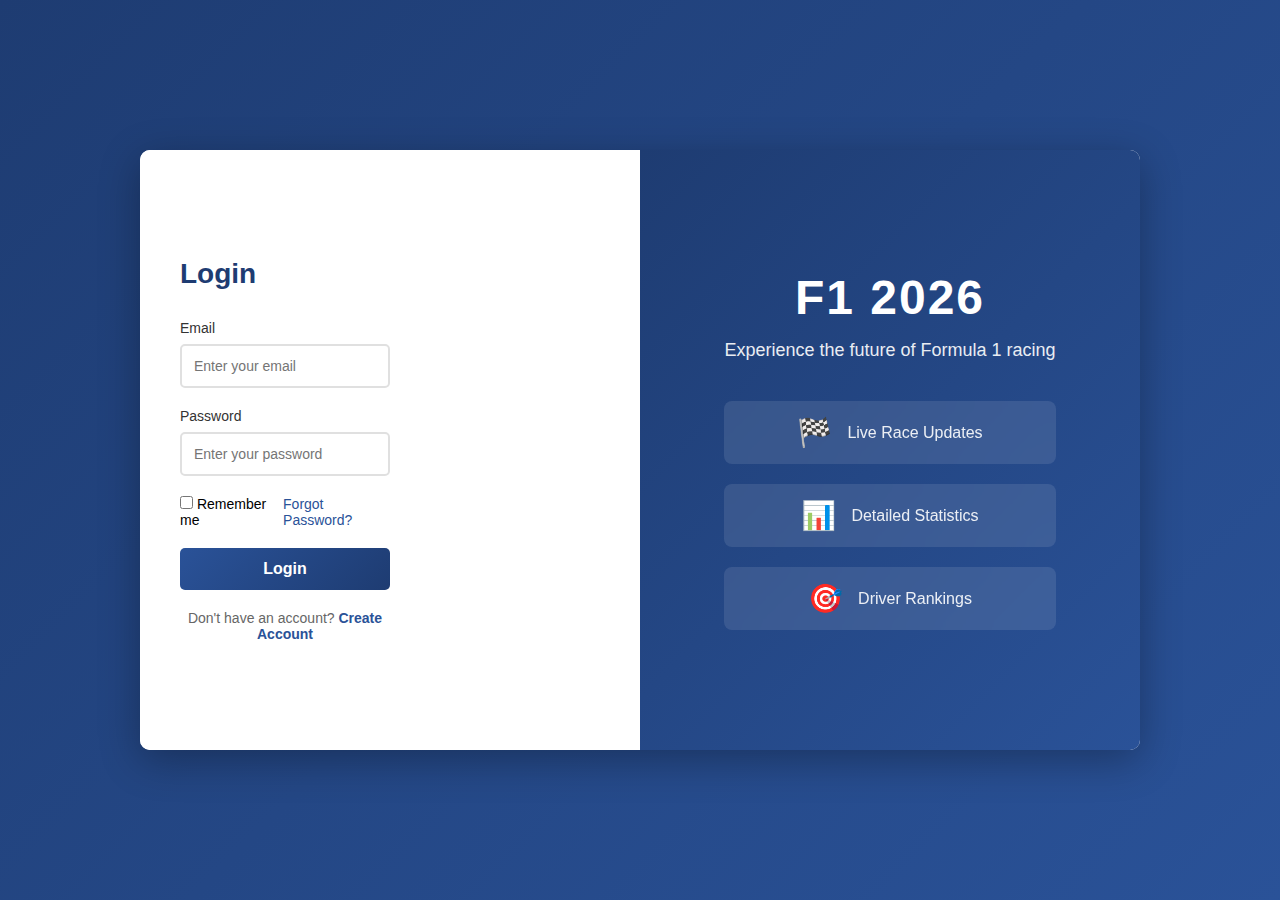
<file: index.html>
<!DOCTYPE html>
<html lang="en">
<head>
    <meta charset="UTF-8">
    <meta name="viewport" content="width=device-width, initial-scale=1.0">
    <title>Login & Signup - F1 2026</title>
    <link rel="stylesheet" href="style.css">
</head>
<body>
    <div class="container">
        <div class="form-container">
            <!-- Login Form -->
            <div class="form-box login-box active">
                <h2>Login</h2>
                <form id="loginForm">
                    <div class="form-group">
                        <label for="loginEmail">Email</label>
                        <input 
                            type="email" 
                            id="loginEmail" 
                            placeholder="Enter your email" 
                            required
                        >
                    </div>
                    <div class="form-group">
                        <label for="loginPassword">Password</label>
                        <input 
                            type="password" 
                            id="loginPassword" 
                            placeholder="Enter your password" 
                            required
                        >
                    </div>
                    <div class="remember-forgot">
                        <label>
                            <input type="checkbox"> Remember me
                        </label>
                        <a href="#forgot">Forgot Password?</a>
                    </div>
                    <button type="submit" class="btn btn-primary">Login</button>
                </form>
                <p class="switch-form">
                    Don't have an account? 
                    <a href="#" class="toggle-form">Create Account</a>
                </p>
            </div>

            <!-- Signup Form -->
            <div class="form-box signup-box">
                <h2>Create Account</h2>
                <form id="signupForm">
                    <div class="form-group">
                        <label for="signupName">Full Name</label>
                        <input 
                            type="text" 
                            id="signupName" 
                            placeholder="Enter your full name" 
                            required
                        >
                    </div>
                    <div class="form-group">
                        <label for="signupEmail">Email</label>
                        <input 
                            type="email" 
                            id="signupEmail" 
                            placeholder="Enter your email" 
                            required
                        >
                    </div>
                    <div class="form-group">
                        <label for="signupPassword">Password</label>
                        <input 
                            type="password" 
                            id="signupPassword" 
                            placeholder="Create a password" 
                            required
                        >
                    </div>
                    <div class="form-group">
                        <label for="signupConfirmPassword">Confirm Password</label>
                        <input 
                            type="password" 
                            id="signupConfirmPassword" 
                            placeholder="Confirm your password" 
                            required
                        >
                    </div>
                    <div class="form-group">
                        <label>
                            <input type="checkbox" required> 
                            I agree to the Terms and Conditions
                        </label>
                    </div>
                    <button type="submit" class="btn btn-primary">Sign Up</button>
                </form>
                <p class="switch-form">
                    Already have an account? 
                    <a href="#" class="toggle-form">Login</a>
                </p>
            </div>
        </div>

        <!-- Decorative Side Panel -->
        <div class="info-panel">
            <div class="info-content">
                <h1>F1 2026</h1>
                <p>Experience the future of Formula 1 racing</p>
                <div class="features">
                    <div class="feature-item">
                        <span class="icon">🏁</span>
                        <p>Live Race Updates</p>
                    </div>
                    <div class="feature-item">
                        <span class="icon">📊</span>
                        <p>Detailed Statistics</p>
                    </div>
                    <div class="feature-item">
                        <span class="icon">🎯</span>
                        <p>Driver Rankings</p>
                    </div>
                </div>
            </div>
        </div>
    </div>

    <script src="script.js"></script>
</body>
</html>
</file>
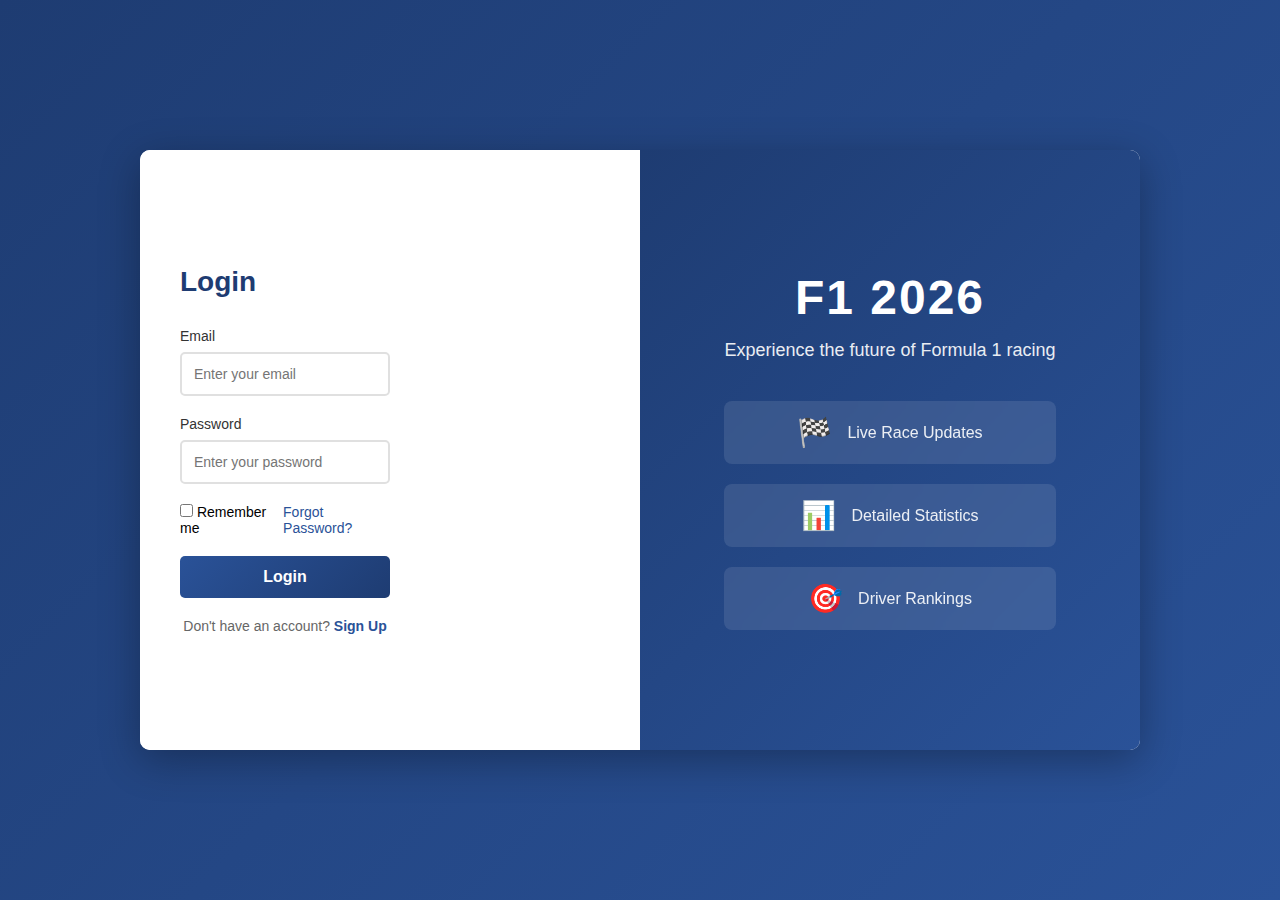
<file: UI/index.html>
<!DOCTYPE html>
<html lang="en">
<head>
    <meta charset="UTF-8">
    <meta name="viewport" content="width=device-width, initial-scale=1.0">
    <title>Login & Signup - F1 2026</title>
    <link rel="stylesheet" href="style.css">
</head>
<body>
    <div class="container">
        <div class="form-container">
            <!-- Login Form -->
            <div class="form-box login-box active">
                <h2>Login</h2>
                <form id="loginForm">
                    <div class="form-group">
                        <label for="loginEmail">Email</label>
                        <input 
                            type="email" 
                            id="loginEmail" 
                            placeholder="Enter your email" 
                            required
                        >
                    </div>
                    <div class="form-group">
                        <label for="loginPassword">Password</label>
                        <input 
                            type="password" 
                            id="loginPassword" 
                            placeholder="Enter your password" 
                            required
                        >
                    </div>
                    <div class="remember-forgot">
                        <label>
                            <input type="checkbox"> Remember me
                        </label>
                        <a href="#forgot">Forgot Password?</a>
                    </div>
                    <button type="submit" class="btn btn-primary">Login</button>
                </form>
                <p class="switch-form">
                    Don't have an account? 
                    <a href="#" class="toggle-form">Sign Up</a>
                </p>
            </div>

            <!-- Signup Form -->
            <div class="form-box signup-box">
                <h2>Create Account</h2>
                <form id="signupForm">
                    <div class="form-group">
                        <label for="signupName">Full Name</label>
                        <input 
                            type="text" 
                            id="signupName" 
                            placeholder="Enter your full name" 
                            required
                        >
                    </div>
                    <div class="form-group">
                        <label for="signupEmail">Email</label>
                        <input 
                            type="email" 
                            id="signupEmail" 
                            placeholder="Enter your email" 
                            required
                        >
                    </div>
                    <div class="form-group">
                        <label for="signupPassword">Password</label>
                        <input 
                            type="password" 
                            id="signupPassword" 
                            placeholder="Create a password" 
                            required
                        >
                    </div>
                    <div class="form-group">
                        <label for="signupConfirmPassword">Confirm Password</label>
                        <input 
                            type="password" 
                            id="signupConfirmPassword" 
                            placeholder="Confirm your password" 
                            required
                        >
                    </div>
                    <div class="form-group">
                        <label>
                            <input type="checkbox" required> 
                            I agree to the Terms and Conditions
                        </label>
                    </div>
                    <button type="submit" class="btn btn-primary">Sign Up</button>
                </form>
                <p class="switch-form">
                    Already have an account? 
                    <a href="#" class="toggle-form">Login</a>
                </p>
            </div>
        </div>

        <!-- Decorative Side Panel -->
        <div class="info-panel">
            <div class="info-content">
                <h1>F1 2026</h1>
                <p>Experience the future of Formula 1 racing</p>
                <div class="features">
                    <div class="feature-item">
                        <span class="icon">🏁</span>
                        <p>Live Race Updates</p>
                    </div>
                    <div class="feature-item">
                        <span class="icon">📊</span>
                        <p>Detailed Statistics</p>
                    </div>
                    <div class="feature-item">
                        <span class="icon">🎯</span>
                        <p>Driver Rankings</p>
                    </div>
                </div>
            </div>
        </div>
    </div>

    <script src="script.js"></script>
</body>
</html>
</file>
<file: style.css>
* {
    margin: 0;
    padding: 0;
    box-sizing: border-box;
}

body {
    font-family: 'Segoe UI', Tahoma, Geneva, Verdana, sans-serif;
    background: linear-gradient(135deg, #1e3c72 0%, #2a5298 100%);
    min-height: 100vh;
    display: flex;
    justify-content: center;
    align-items: center;
}

.container {
    display: flex;
    width: 90%;
    max-width: 1000px;
    height: 600px;
    background: white;
    border-radius: 10px;
    box-shadow: 0 10px 40px rgba(0, 0, 0, 0.3);
    overflow: hidden;
}

/* Form Container */
.form-container {
    flex: 1;
    display: flex;
    position: relative;
    padding: 40px;
    background: white;
}

.form-box {
    width: 100%;
    opacity: 0;
    pointer-events: none;
    transition: opacity 0.5s ease-in-out;
    display: flex;
    flex-direction: column;
    justify-content: center;
}

.form-box.active {
    opacity: 1;
    pointer-events: auto;
}

.form-box h2 {
    font-size: 28px;
    color: #1e3c72;
    margin-bottom: 30px;
    font-weight: 600;
}

/* Form Group */
.form-group {
    margin-bottom: 20px;
}

.form-group label {
    display: block;
    margin-bottom: 8px;
    color: #333;
    font-weight: 500;
    font-size: 14px;
}

.form-group input[type="text"],
.form-group input[type="email"],
.form-group input[type="password"] {
    width: 100%;
    padding: 12px;
    border: 2px solid #e0e0e0;
    border-radius: 5px;
    font-size: 14px;
    transition: border-color 0.3s ease;
}

.form-group input[type="text"]:focus,
.form-group input[type="email"]:focus,
.form-group input[type="password"]:focus {
    outline: none;
    border-color: #2a5298;
    box-shadow: 0 0 5px rgba(42, 82, 152, 0.2);
}

.form-group input[type="checkbox"] {
    margin-right: 8px;
    cursor: pointer;
}

.form-group label {
    display: flex;
    align-items: center;
    font-weight: normal;
}

/* Remember & Forgot */
.remember-forgot {
    display: flex;
    justify-content: space-between;
    align-items: center;
    margin-bottom: 20px;
    font-size: 14px;
}

.remember-forgot a {
    color: #2a5298;
    text-decoration: none;
    transition: color 0.3s ease;
}

.remember-forgot a:hover {
    color: #1e3c72;
    text-decoration: underline;
}

/* Buttons */
.btn {
    padding: 12px;
    border: none;
    border-radius: 5px;
    font-size: 16px;
    font-weight: 600;
    cursor: pointer;
    transition: all 0.3s ease;
    width: 100%;
}

.btn-primary {
    background: linear-gradient(135deg, #2a5298 0%, #1e3c72 100%);
    color: white;
}

.btn-primary:hover {
    transform: translateY(-2px);
    box-shadow: 0 5px 15px rgba(42, 82, 152, 0.4);
}

.btn-primary:active {
    transform: translateY(0);
}

/* Switch Form Link */
.switch-form {
    text-align: center;
    margin-top: 20px;
    color: #666;
    font-size: 14px;
}

.switch-form a {
    color: #2a5298;
    text-decoration: none;
    font-weight: 600;
    cursor: pointer;
    transition: color 0.3s ease;
}

.switch-form a:hover {
    color: #1e3c72;
    text-decoration: underline;
}

/* Info Panel */
.info-panel {
    flex: 1;
    background: linear-gradient(135deg, #1e3c72 0%, #2a5298 100%);
    color: white;
    display: flex;
    align-items: center;
    justify-content: center;
    padding: 40px;
}

.info-content {
    text-align: center;
}

.info-content h1 {
    font-size: 48px;
    margin-bottom: 15px;
    font-weight: 700;
    letter-spacing: 2px;
}

.info-content p {
    font-size: 18px;
    margin-bottom: 40px;
    opacity: 0.9;
}

.features {
    display: flex;
    flex-direction: column;
    gap: 20px;
}

.feature-item {
    display: flex;
    align-items: center;
    justify-content: center;
    gap: 15px;
    padding: 15px;
    background: rgba(255, 255, 255, 0.1);
    border-radius: 8px;
    backdrop-filter: blur(10px);
}

.feature-item .icon {
    font-size: 28px;
}

.feature-item p {
    margin: 0;
    font-size: 16px;
    font-weight: 500;
}

/* Responsive Design */
@media (max-width: 768px) {
    .container {
        flex-direction: column;
        height: auto;
        max-width: 400px;
    }

    .form-container {
        padding: 30px 20px;
    }

    .info-panel {
        padding: 30px 20px;
        min-height: 200px;
    }

    .info-content h1 {
        font-size: 32px;
    }

    .info-content p {
        font-size: 14px;
    }

    .features {
        flex-direction: row;
        gap: 10px;
    }

    .feature-item {
        flex-direction: column;
        padding: 10px;
    }

    .feature-item .icon {
        font-size: 24px;
    }

    .feature-item p {
        font-size: 12px;
    }
}

@media (max-width: 480px) {
    .form-box h2 {
        font-size: 22px;
    }

    .info-content h1 {
        font-size: 28px;
    }

    .form-group {
        margin-bottom: 15px;
    }

    .btn {
        padding: 10px;
        font-size: 14px;
    }
}
</file>
<file: UI/style.css>
* {
    margin: 0;
    padding: 0;
    box-sizing: border-box;
}

body {
    font-family: 'Segoe UI', Tahoma, Geneva, Verdana, sans-serif;
    background: linear-gradient(135deg, #1e3c72 0%, #2a5298 100%);
    min-height: 100vh;
    display: flex;
    justify-content: center;
    align-items: center;
}

.container {
    display: flex;
    width: 90%;
    max-width: 1000px;
    height: 600px;
    background: white;
    border-radius: 10px;
    box-shadow: 0 10px 40px rgba(0, 0, 0, 0.3);
    overflow: hidden;
}

/* Form Container */
.form-container {
    flex: 1;
    display: flex;
    position: relative;
    padding: 40px;
    background: white;
}

.form-box {
    width: 100%;
    opacity: 0;
    pointer-events: none;
    transition: opacity 0.5s ease-in-out;
    display: flex;
    flex-direction: column;
    justify-content: center;
}

.form-box.active {
    opacity: 1;
    pointer-events: auto;
}

.form-box h2 {
    font-size: 28px;
    color: #1e3c72;
    margin-bottom: 30px;
    font-weight: 600;
}

/* Form Group */
.form-group {
    margin-bottom: 20px;
}

.form-group label {
    display: block;
    margin-bottom: 8px;
    color: #333;
    font-weight: 500;
    font-size: 14px;
}

.form-group input[type="text"],
.form-group input[type="email"],
.form-group input[type="password"] {
    width: 100%;
    padding: 12px;
    border: 2px solid #e0e0e0;
    border-radius: 5px;
    font-size: 14px;
    transition: border-color 0.3s ease;
}

.form-group input[type="text"]:focus,
.form-group input[type="email"]:focus,
.form-group input[type="password"]:focus {
    outline: none;
    border-color: #2a5298;
    box-shadow: 0 0 5px rgba(42, 82, 152, 0.2);
}

.form-group input[type="checkbox"] {
    margin-right: 8px;
    cursor: pointer;
}

.form-group label {
    display: flex;
    align-items: center;
    font-weight: normal;
}

/* Remember & Forgot */
.remember-forgot {
    display: flex;
    justify-content: space-between;
    align-items: center;
    margin-bottom: 20px;
    font-size: 14px;
}

.remember-forgot a {
    color: #2a5298;
    text-decoration: none;
    transition: color 0.3s ease;
}

.remember-forgot a:hover {
    color: #1e3c72;
    text-decoration: underline;
}

/* Buttons */
.btn {
    padding: 12px;
    border: none;
    border-radius: 5px;
    font-size: 16px;
    font-weight: 600;
    cursor: pointer;
    transition: all 0.3s ease;
    width: 100%;
}

.btn-primary {
    background: linear-gradient(135deg, #2a5298 0%, #1e3c72 100%);
    color: white;
}

.btn-primary:hover {
    transform: translateY(-2px);
    box-shadow: 0 5px 15px rgba(42, 82, 152, 0.4);
}

.btn-primary:active {
    transform: translateY(0);
}

/* Switch Form Link */
.switch-form {
    text-align: center;
    margin-top: 20px;
    color: #666;
    font-size: 14px;
}

.switch-form a {
    color: #2a5298;
    text-decoration: none;
    font-weight: 600;
    cursor: pointer;
    transition: color 0.3s ease;
}

.switch-form a:hover {
    color: #1e3c72;
    text-decoration: underline;
}

/* Info Panel */
.info-panel {
    flex: 1;
    background: linear-gradient(135deg, #1e3c72 0%, #2a5298 100%);
    color: white;
    display: flex;
    align-items: center;
    justify-content: center;
    padding: 40px;
}

.info-content {
    text-align: center;
}

.info-content h1 {
    font-size: 48px;
    margin-bottom: 15px;
    font-weight: 700;
    letter-spacing: 2px;
}

.info-content p {
    font-size: 18px;
    margin-bottom: 40px;
    opacity: 0.9;
}

.features {
    display: flex;
    flex-direction: column;
    gap: 20px;
}

.feature-item {
    display: flex;
    align-items: center;
    justify-content: center;
    gap: 15px;
    padding: 15px;
    background: rgba(255, 255, 255, 0.1);
    border-radius: 8px;
    backdrop-filter: blur(10px);
}

.feature-item .icon {
    font-size: 28px;
}

.feature-item p {
    margin: 0;
    font-size: 16px;
    font-weight: 500;
}

/* Responsive Design */
@media (max-width: 768px) {
    .container {
        flex-direction: column;
        height: auto;
        max-width: 400px;
    }

    .form-container {
        padding: 30px 20px;
    }

    .info-panel {
        padding: 30px 20px;
        min-height: 200px;
    }

    .info-content h1 {
        font-size: 32px;
    }

    .info-content p {
        font-size: 14px;
    }

    .features {
        flex-direction: row;
        gap: 10px;
    }

    .feature-item {
        flex-direction: column;
        padding: 10px;
    }

    .feature-item .icon {
        font-size: 24px;
    }

    .feature-item p {
        font-size: 12px;
    }
}

@media (max-width: 480px) {
    .form-box h2 {
        font-size: 22px;
    }

    .info-content h1 {
        font-size: 28px;
    }

    .form-group {
        margin-bottom: 15px;
    }

    .btn {
        padding: 10px;
        font-size: 14px;
    }
}
</file>
